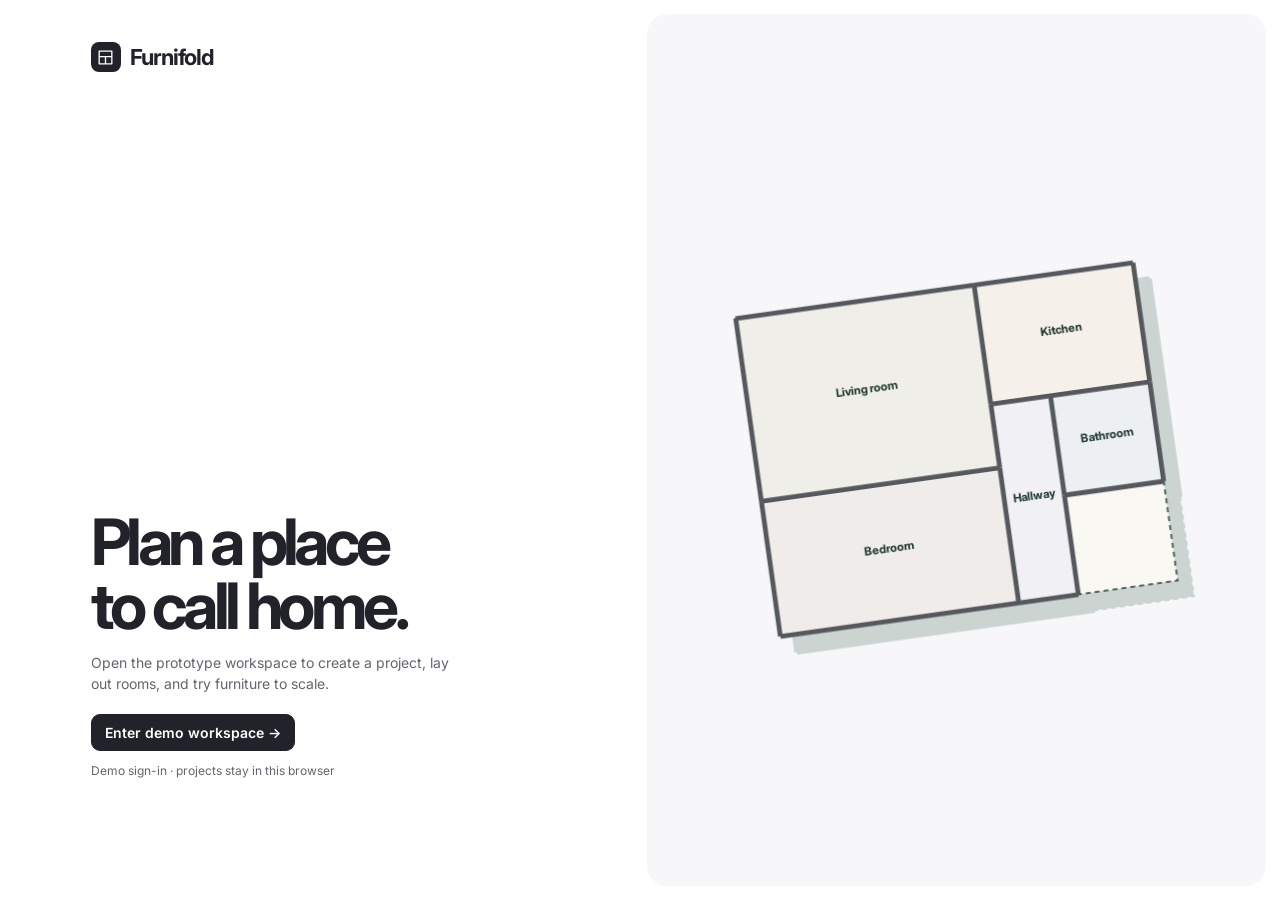
<file: index.html>
<!doctype html>
<html lang="en"><head><meta charset="utf-8"><meta name="viewport" content="width=device-width,initial-scale=1"><title>Furnifold Studio</title><link rel="stylesheet" href="./src/studio.css"></head>
<body><div id="app"></div><dialog id="modal"></dialog><script type="module" src="./src/studio.mjs"></script></body></html>
</file>
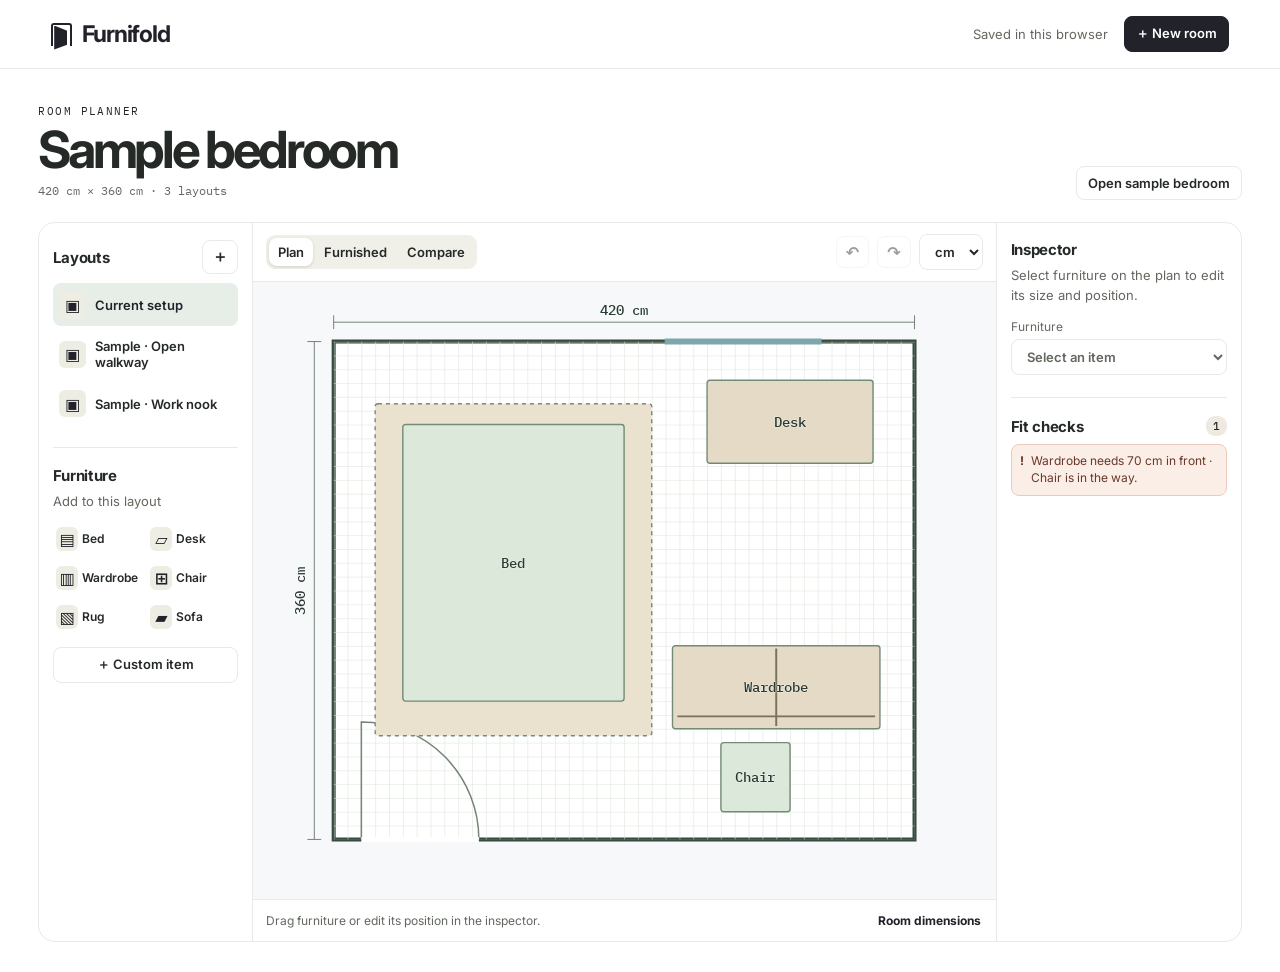
<file: room.html>
<!doctype html>
<html lang="en">
<head>
<meta charset="utf-8">
<meta name="viewport" content="width=device-width, initial-scale=1">
<meta name="theme-color" content="#f6f3ec">
<title>Furnifold · Room planner</title>
<link rel="stylesheet" href="./src/styles.css">
<style>.embedded .top,.embedded .hero,.embedded #edit-room{display:none}.embedded main{padding:0;width:100%}.embedded .studio{border-radius:0;border:0}.embedded #canvas{min-height:360px}</style></head>
<body>
<header class="top">
  <a href="./index.html" class="brand"><span class="mark" aria-hidden="true"></span>Furnifold</a>
  <div class="top-actions"><span id="save" role="status"></span><button id="new-room" class="button primary">＋ New room</button></div>
</header>
<main>
  <div class="hero"><div><div class="eyebrow">ROOM PLANNER</div><h1 id="room-name"></h1><p id="room-details"></p></div><button id="sample" class="button">Open sample bedroom</button></div>
  <section class="studio" aria-label="Room editor">
    <aside class="left panel">
      <div class="section-heading"><h2>Layouts</h2><button id="duplicate" class="icon" aria-label="Duplicate layout" title="Duplicate layout">＋</button></div>
      <div id="layouts"></div>
      <div class="library"><h2>Furniture</h2><p>Add to this layout</p><div id="catalog"></div><button class="button full" id="custom">＋ Custom item</button></div>
    </aside>
    <section class="canvas-panel">
      <div class="toolbar"><div class="segments" aria-label="View"><button data-view="Plan">Plan</button><button data-view="Furnished">Furnished</button><button data-view="Compare">Compare</button></div>
      <div class="tool-actions"><button id="undo" class="icon" title="Undo" aria-label="Undo">↶</button><button id="redo" class="icon" title="Redo" aria-label="Redo">↷</button><label class="sr-only" for="units">Units</label><select id="units"><option value="cm">cm</option><option value="in">in</option></select></div></div>
      <div id="canvas"></div>
      <footer class="canvas-footer"><span id="hint"></span><button id="edit-room" class="link">Room dimensions</button></footer>
    </section>
    <aside class="right panel">
      <div id="inspector"></div>
      <div class="checks"><div class="section-heading"><h2>Fit checks</h2><span id="issue-count"></span></div><div id="checks"></div></div>
    </aside>
  </section>
</main>
<dialog id="dialog"></dialog>
<script type="module" src="./src/editor.mjs"></script>
</body>
</html>
</file>
<file: src/studio.css>
@import url('https://fonts.googleapis.com/css2?family=Inter:wght@400;500;600;700&display=swap');
:root{font-family:Inter,system-ui,sans-serif;background:#fff;color:#202127;--line:#e8e9eb;--green:#194939;--muted:#62646f;--white:#fff}
*{box-sizing:border-box}body{margin:0}button,input,select{font:inherit;color:inherit}button{background:#fff;border:1px solid var(--line);padding:9px 13px;border-radius:9px;cursor:pointer;font-weight:600;font-size:14px}button:hover{background:#f4f4f6}button:focus-visible,input:focus-visible,select:focus-visible{outline:2px solid #437d68;outline-offset:2px}.primary{background:var(--green);color:#fff;border-color:var(--green)}.primary:hover{background:#24614c}.plain{border-color:transparent}.wide{width:100%;margin-top:8px}
.brand{display:flex;gap:9px;align-items:center;color:#1b493b;font-size:22px;font-weight:700;letter-spacing:-.06em;white-space:nowrap}.logo{display:grid;place-items:center;width:31px;height:31px;border-radius:9px;background:#1b493b;color:#f3f6ec;font-size:22px}
h1,h2,p{margin:0}h1{font-size:clamp(32px,5vw,68px);line-height:1;letter-spacing:-.072em}h2{font-size:17px;letter-spacing:-.02em}p,small{color:var(--muted)}p{font-size:14px;line-height:1.5}small{font-size:12px}
.shell{display:grid;grid-template-columns:194px minmax(0,1fr);min-height:100vh}.rail{background:#fff;border-right:1px solid var(--line);padding:18px 13px;display:flex;flex-direction:column;gap:33px}.rail nav{display:grid;gap:6px}.rail nav button{border:0;text-align:left;font-size:14px;display:flex;align-items:center;gap:10px}.rail nav button span{font-size:17px}.active{background:#f0f0f3!important;color:#235642}.account{margin-top:auto;display:flex;align-items:center;gap:6px;border-top:1px solid var(--line);padding-top:12px}.account strong,.account small{display:block;font-size:11px}.avatar{display:grid;place-items:center;background:#f0f0f3;border-radius:50%;width:26px;height:26px;flex:none}.signout{margin-left:auto;border:0;padding:4px 5px}.workspace{min-width:0}.bar{display:flex;align-items:center;gap:10px;border-bottom:1px solid var(--line);background:white;min-height:63px;padding:10px 24px}.grow{flex:1}
.dashboard{max-width:1480px;margin:auto;padding:24px}.dashboard h2{margin:25px 0 12px}.banner{position:relative;isolation:isolate;overflow:hidden;border:1px solid #e8e9eb;border-radius:18px;min-height:265px;padding:34px;display:grid;grid-template-columns:1fr 44%;align-items:center;background:#fff;gap:14px}.banner p,.login p{margin:14px 0 20px;max-width:360px}.banner button{margin:0 7px 7px 0}.banner-art .floor{max-height:235px;filter:drop-shadow(10px 14px 0 #2d645c20);transform:rotate(-8deg) scale(.95)}.cards{display:grid;grid-template-columns:repeat(auto-fill,minmax(175px,1fr));gap:12px}.project-card,.new-card{text-align:left;display:grid;gap:6px;padding:9px;border-radius:13px}.project-card strong,.project-card small{padding:0 4px}.thumb{background:#f5f5f7;display:grid;place-items:center;min-height:130px;border-radius:8px}.thumb .floor{max-height:120px}.new-card{min-height:160px;place-content:center;text-align:center;border-style:dashed}.new-card span{font-size:25px}
.floor-head{padding:22px 24px 15px;display:flex;justify-content:space-between;align-items:center;gap:12px}.floor-head h1{font-size:clamp(27px,4vw,43px);overflow-wrap:anywhere}.floor-head p{margin-top:6px}.workbench{margin:0 16px 18px;border:1px solid var(--line);border-radius:14px;background:white;display:grid;grid-template-columns:155px minmax(0,1fr) 205px;overflow:hidden}.room-list,.properties{padding:13px}.room-list{border-right:1px solid var(--line)}.properties{border-left:1px solid var(--line)}.room-list h2,.properties h2{margin-bottom:10px;overflow-wrap:anywhere}.room-row{display:flex;align-items:center;gap:5px;border:0;width:100%;text-align:left;padding:8px 4px;font-size:12px}.room-row span{flex:1;overflow-wrap:anywhere}.room-row i{width:10px;height:10px;border-radius:3px;flex:none}.room-row small{font-size:10px;white-space:nowrap}.workcanvas{display:grid;grid-template-rows:auto 1fr auto}.workcanvas header,.workcanvas footer{padding:9px;display:flex;align-items:center;justify-content:space-between;gap:6px;flex-wrap:wrap}.workcanvas footer{font-size:12px;color:var(--muted)}.view{display:flex;gap:4px}.view button{font-size:12px;padding:6px 8px}.drawing{background:#fafafa radial-gradient(#d9dadf 1px,transparent 1px) 0 0/16px 16px;min-height:400px;padding:15px;display:grid;place-items:center}.floor{width:100%;height:auto;max-height:57vh;display:block}.boundary{stroke:#50675c;stroke-width:2;stroke-dasharray:5 4;vector-effect:non-scaling-stroke}.room-fill{stroke:#536a5c;stroke-width:2;vector-effect:non-scaling-stroke}.space[data-room]{cursor:grab;touch-action:none}.space.chosen .room-fill{stroke:#187a59;stroke-width:4}.space.invalid{opacity:.5}.space text{fill:#1c372c;font-weight:700;text-anchor:middle;pointer-events:none}.space .room-area{font-weight:500}.furniture{fill:#9daf9f;stroke:#74877c;stroke-width:1;opacity:.8;vector-effect:non-scaling-stroke}dl{margin:13px 0}dt{font-size:12px;color:var(--muted);margin-top:10px}dd{margin:2px 0 0;font-size:15px;font-weight:600}iframe{display:block;width:100%;height:calc(100vh - 70px);border:0}
.login{min-height:100vh;display:grid;grid-template-columns:1fr 1fr;padding:14px;gap:14px}.auth{display:grid;align-content:space-between;padding:28px 6vw 12vh}.auth small{display:block;margin-top:12px}.entry-art{border-radius:20px;background:#f7f7f9;display:grid;place-items:center;padding:6vw}.entry-art .floor{transform:rotate(-8deg);filter:drop-shadow(14px 18px 0 #214c3c35)}
dialog{width:min(440px,94vw);border:1px solid var(--line);border-radius:14px;padding:22px}dialog::backdrop{background:#132d2480}dialog form{display:grid;gap:12px}dialog label{display:grid;gap:4px;font-size:13px}dialog input,dialog select{width:100%;min-width:0;border:1px solid var(--line);border-radius:7px;padding:8px}dialog footer{display:flex;gap:6px;justify-content:end}.pair{display:grid;grid-template-columns:1fr 1fr;gap:8px}.error{color:#a32d24}.error:empty{display:none}
@media(max-width:1050px){.shell{grid-template-columns:147px minmax(0,1fr)}.workbench{grid-template-columns:120px minmax(0,1fr) 165px}.room-list,.properties{padding:10px}}
@media(max-width:760px){.shell{display:block}.rail{flex-direction:row;align-items:center;gap:8px;padding:9px;flex-wrap:wrap}.rail nav{display:flex}.rail nav button{padding:7px}.account{margin:0 0 0 auto;border:0;padding:0}.account div,.avatar{display:none}.workbench{grid-template-columns:1fr 1fr}.workcanvas{grid-column:1/-1;grid-row:1}.drawing{min-height:290px}.properties{border-left:0}.room-list,.properties{border-top:1px solid var(--line)}.dashboard{padding:14px}.banner{padding:20px;grid-template-columns:1fr}.banner-art{display:none}.login{grid-template-columns:1fr;min-height:100vh}.auth{padding:15px;gap:32px}.entry-art{min-height:200px}.entry-art .floor{max-height:32vh}}

.webgl{position:relative;min-height:clamp(390px,59vh,700px);background:#f7f8fa;overflow:hidden}
.webgl canvas{display:block;width:100%;height:100%;position:absolute;inset:0;cursor:grab;touch-action:none;outline-offset:-3px}
.webgl canvas.moving{cursor:grabbing}
#sandbox-status{position:absolute;z-index:1;left:10px;right:10px;bottom:9px;margin:0;width:fit-content;pointer-events:none;border-radius:7px;background:#fffd;border:1px solid var(--line);padding:5px 8px;font-size:12px}
.catalog-tray{border-top:1px solid var(--line);padding:11px}
.catalog-tray h2{margin:0 0 3px}
#sandbox-catalog{display:flex;gap:6px;flex-wrap:wrap;margin-top:8px}
#sandbox-catalog button{display:grid;gap:2px;text-align:left;cursor:grab}
#sandbox-catalog button:active{cursor:grabbing}
#sandbox-catalog small{white-space:nowrap}
@media(max-width:760px){.webgl{min-height:340px}}

:root{--white:#fff;--line:#e7e7ea;--muted:#64646f;--green:#21222a;--surface:#f8f8fa;--active:#ededf1;--focus:#5752bd;color:#21222a;font-family:Inter,system-ui,sans-serif}
button:focus-visible,input:focus-visible,select:focus-visible{outline-color:var(--focus)}
.primary:hover{background:#363743}
.ui-icon{width:19px;height:19px;display:block;flex:none}
.logo{width:30px;height:30px;background:#22232a;color:#fff;border-radius:8px}
.logo .ui-icon{width:19px;height:19px}
.brand{color:#21222a;letter-spacing:-.048em}
.shell{grid-template-columns:215px minmax(0,1fr)}
.rail{background:#fbfbfc;padding:18px 12px;gap:25px}
.rail .brand{margin-left:6px}
.rail nav{display:grid;gap:20px}
.nav-section{display:grid;gap:3px}
.nav-section>small{margin:0 8px 4px;font-weight:600}
.rail nav button{gap:9px;padding:9px 8px;color:#3c3d48;font-weight:500}
.rail nav button span{font-size:13px}
.rail nav button.active,.active{background:var(--active)!important;color:#21222a}
.account .avatar{background:#ededf1}
.signout .ui-icon{width:16px;height:16px}
.with-icon{display:flex;align-items:center;gap:6px}
.with-icon .ui-icon{width:16px;height:16px}
.dashboard{max-width:1280px;padding:46px clamp(18px,4vw,54px)}
.dashboard-intro h1{font-size:clamp(35px,4.5vw,54px);letter-spacing:-.065em}
.dashboard-intro p{margin-top:12px}
.start-grid{display:grid;grid-template-columns:repeat(3,minmax(0,1fr));gap:12px;margin-top:26px}
.start-card{display:grid;grid-template-columns:auto 1fr auto;align-items:center;gap:11px;padding:15px;text-align:left;min-height:90px;border-radius:13px}
.start-icon{display:grid;place-items:center;width:38px;height:38px;border-radius:9px;background:#f2f2f5;color:#272834}
.start-card strong,.start-card small{display:block}
.start-card small{margin-top:5px;line-height:1.4}
.start-card>.ui-icon{width:15px;height:15px;color:#666776}
.gallery-head{margin:37px 0 13px}
.dashboard .gallery-head h2{margin:0}
.new-card{justify-items:center;color:#484955}
.thumb{background:#f5f5f7}
.workbench{grid-template-columns:180px minmax(0,1fr) 210px}
.room-tools{padding-bottom:16px;border-bottom:1px solid var(--line);margin-bottom:15px}
.room-tools p{font-size:12px}
.room-tiles{display:grid;grid-template-columns:repeat(2,minmax(0,1fr));gap:6px;margin-top:10px}
.room-tile{min-height:67px;padding:6px 2px;display:grid;place-items:center;align-content:center;gap:5px;font-size:10px;cursor:grab;line-height:1.2}
.room-tile:active{cursor:grabbing}
.room-tile .ui-icon{width:21px;height:21px}
.space.tracing .room-fill{fill-opacity:.28}
@media(max-width:1150px){.shell{grid-template-columns:170px minmax(0,1fr)}.workbench{grid-template-columns:145px minmax(0,1fr) 165px}.start-card{gap:8px;padding:10px}.start-card>.ui-icon{display:none}}
@media(max-width:880px){.start-grid{grid-template-columns:1fr}.start-card{min-height:64px}}
@media(max-width:760px){.rail{gap:8px}.rail nav{display:flex;flex-wrap:wrap;gap:4px}.nav-section{display:flex;gap:3px}.nav-section>small{display:none}.rail nav button{padding:6px}.rail .brand{margin:0}.workbench{grid-template-columns:1fr 1fr}.dashboard{padding:27px 15px}.room-tools p{max-width:190px}}

/* Structure is drawn once above room fills, independent of room selection. */
.room-fill{stroke:none}.space.chosen .room-fill{stroke:#187a59;stroke-width:3;stroke-dasharray:5 4}
.structural-wall{stroke:#55585c;stroke-width:120;pointer-events:none}
.plan-opening{cursor:pointer}.plan-opening:focus{outline:none;filter:drop-shadow(0 0 45px #5752bd)}
.structure-panel{border-top:1px solid var(--line);margin-top:18px;padding-top:16px}.structure-panel p{font-size:12px;margin:8px 0}
.plan-opening{pointer-events:bounding-box}
</file>
<file: src/styles.css>
@import url('https://fonts.googleapis.com/css2?family=IBM+Plex+Mono:wght@400;500&family=Inter:wght@400;500;600;700&display=swap');
:root {
  font-family: Inter, system-ui, sans-serif;
  color: #252a27;
  background: #fff;
  --paper:#fff; --line:#e8e9eb; --green:#21222a; --muted:#62685f;
  --mono:'IBM Plex Mono', ui-monospace, monospace;
}
* { box-sizing:border-box; }
body { margin:0; }
button,input,select { font:inherit; color:inherit; }
button { cursor:pointer; }
button:disabled { opacity:.45; cursor:default; }
button:focus-visible, a:focus-visible, input:focus-visible, select:focus-visible { outline:2px solid #498579; outline-offset:3px; }
a { color:inherit; text-decoration:none; }
.top { display:flex; justify-content:space-between; align-items:center; gap:16px; padding:16px max(4vw,20px); border-bottom:1px solid var(--line); background:var(--paper); }
.brand { display:flex; align-items:center; gap:10px; font-weight:700; font-size:23px; letter-spacing:-.05em; color:var(--green); }
.mark { width:21px; height:23px; border:2px solid currentColor; border-bottom:0; border-radius:3px 3px 0 0; position:relative; }
.mark:after { content:''; position:absolute; inset:1px 3px -4px 1px; background:currentColor; clip-path:polygon(0 0, 100% 22%, 100% 80%, 0 100%); }
.top-actions,.tool-actions,.item-actions,.dialog-actions { display:flex; align-items:center; gap:8px; }
#save { font-size:13px; color:var(--muted); margin-right:8px; }
main { width:min(1536px, 94%); margin:auto; padding:35px 0 30px; }
.hero { display:flex; justify-content:space-between; align-items:end; gap:14px; margin-bottom:22px; }
.eyebrow { font-family:var(--mono); color:var(--green); font-size:11px; letter-spacing:.13em; }
h1 { margin:6px 0 5px; font-size:clamp(33px,4vw,56px); letter-spacing:-.065em; line-height:1; overflow-wrap:anywhere; }
h2 { margin:0; font-size:15px; letter-spacing:-.02em; }
h3 { margin:16px 0 12px; font-size:17px; overflow-wrap:anywhere; }
p { margin:7px 0 0; font-size:13px; color:var(--muted); line-height:1.5; }
#room-details { font-family:var(--mono); font-size:12px; }
.studio { display:grid; grid-template-columns:214px minmax(0,1fr) 245px; background:var(--paper); border:1px solid var(--line); border-radius:17px; overflow:hidden; }
.panel { padding:17px 14px; }
.left { border-right:1px solid var(--line); }
.right { border-left:1px solid var(--line); }
.section-heading,.toolbar,.canvas-footer { display:flex; align-items:center; justify-content:space-between; gap:8px; }
.button,.icon,.segments button,select { border:1px solid var(--line); border-radius:8px; background:var(--paper); padding:8px 11px; font-size:13px; font-weight:600; }
.button:not(:disabled):hover,.icon:not(:disabled):hover { background:#efeee7; }
.button.primary { background:var(--green); color:#fff; border-color:var(--green); }
.button.primary:hover { background:#363743; }
.full { width:100%; }
.icon { padding:5px 9px; font-size:16px; }
#layouts { display:grid; gap:4px; margin-top:9px; }
.layout,#catalog button { display:flex; align-items:center; gap:9px; text-align:left; background:transparent; border:0; padding:8px 6px; border-radius:8px; font-size:13px; font-weight:600; overflow-wrap:anywhere; }
.layout:hover,#catalog button:hover { background:#f3f2eb; }
.layout[aria-pressed=true] { background:#e6eee7; color:var(--green); }
.layout-icon,#catalog span { display:grid; place-items:center; flex:none; width:27px; height:27px; border-radius:6px; background:#eeede4; color:var(--green); font-size:16px; }
.library,.checks { margin-top:22px; padding-top:18px; border-top:1px solid var(--line); }
#catalog { display:grid; grid-template-columns:1fr 1fr; gap:3px; margin:9px 0 12px; }
#catalog button { padding:6px 3px; gap:4px; font-size:12px; }
#catalog span { width:22px; height:24px; }
.canvas-panel { min-width:0; display:flex; flex-direction:column; }
.toolbar,.canvas-footer { padding:11px 13px; }
.toolbar { border-bottom:1px solid var(--line); flex-wrap:wrap; }
.segments { display:flex; gap:2px; padding:3px; border-radius:9px; background:#f0efe8; }
.segments button { border:0; background:transparent; padding:6px 9px; }
.segments button[aria-pressed=true] { background:white; box-shadow:0 1px 3px #20312626; }
#canvas { background:#f7f8fa; flex:1; min-height:clamp(350px,59vh,740px); display:grid; place-items:center; padding:16px; }
.scene { display:block; width:100%; max-height:65vh; overflow:hidden; touch-action:none; }
.room { fill:#fff; stroke:#364a40; stroke-width:4px; vector-effect:non-scaling-stroke; }
pattern path { fill:none; stroke:#dce3d8; stroke-width:8; }
.dimension,.door,.window,.opening { fill:none; stroke:#748476; stroke-width:1px; vector-effect:non-scaling-stroke; }
.door { stroke-width:1.5px; }
.window { stroke:#7da7ab; stroke-width:6px; }
.opening { stroke:#fff; stroke-width:5px; }
.dim-label,.piece text { font:500 100px var(--mono); fill:#293b32; text-anchor:middle; paint-order:stroke; stroke:#fff8; stroke-width:7; }
.piece text { dominant-baseline:central; pointer-events:none; }
.piece[data-piece] { cursor:grab; }
.piece rect { stroke:#728b77; stroke-width:1.4px; vector-effect:non-scaling-stroke; fill:#dce8da; }
.piece.storage rect,.piece.desk rect { fill:#e4dac6; }
.piece.rug rect { fill:#eae2ce; stroke-dasharray:4px 4px; }
.piece.selected rect { stroke:#176854; stroke-width:2.5px; }
.piece .linen { fill:#fff8e9; stroke:none; }
.join { fill:none; stroke:#797258; stroke-width:14; }
.furnished .room { fill:#e3cfb2; }
.furnished pattern path { stroke:#d8c19f; }
.furnished .bed rect:first-child { fill:#a5ae95; }
.furnished .chair rect,.furnished .sofa rect { fill:#acbda7; }
.furnished .storage rect,.furnished .desk rect { fill:#ba9472; }
.furnished .rug rect { fill:#f0e7d3; }
.zone { fill:#d78c7277; stroke:#963e24; stroke-width:18; stroke-dasharray:45 30; }
.canvas-footer { border-top:1px solid var(--line); color:var(--muted); font-size:12px; }
.link { background:none; border:0; padding:2px; color:var(--green); font-weight:700; }
.fields { display:grid; grid-template-columns:1fr 1fr; gap:8px; }
label { display:grid; gap:5px; color:var(--muted); font-size:12px; }
label input:not([type=checkbox]) { width:100%; min-width:0; border:1px solid var(--line); border-radius:7px; padding:7px; background:white; }
.toggle { display:flex; align-items:center; gap:6px; margin-top:9px; }
.toggle input { accent-color:var(--green); }
.item-actions { margin-top:12px; flex-wrap:wrap; }
.remove { color:#853c2b; }
.picker { margin-top:14px; }
#issue-count { font:500 11px var(--mono); padding:3px 7px; border-radius:9px; background:#eeeae1; }
.warning { display:flex; gap:7px; align-items:start; text-align:left; width:100%; border:1px solid #efcabc; background:#faeee7; color:#6b3828; padding:8px; border-radius:8px; margin-top:8px; font-size:12px; line-height:1.4; }
.warning:hover { background:#f5dfd3; }
.warning span { font-weight:700; }
.clear { color:var(--green); }
.compare { width:100%; display:grid; grid-template-columns:repeat(2,minmax(0,1fr)); gap:10px; }
.comparison { padding:9px; border:1px solid var(--line); border-radius:9px; background:var(--paper); }
.comparison strong,.comparison select { display:block; min-height:36px; margin-bottom:6px; max-width:100%; }
.empty { text-align:center; padding:22px; }
.empty button { margin-top:12px; }
dialog { width:min(420px,92vw); border:1px solid var(--line); border-radius:14px; padding:21px; background:var(--paper); color:inherit; }
dialog::backdrop { background:#142b2677; }
dialog form { display:grid; gap:12px; }
dialog h2 { font-size:21px; }
.dialog-actions { justify-content:end; }
[role=alert]:empty { display:none; }
.sr-only { position:absolute; width:1px; height:1px; overflow:hidden; clip-path:inset(50%); }
@media (max-width:1040px) {
  .studio { grid-template-columns:165px minmax(0,1fr) 200px; }
  #catalog { grid-template-columns:1fr; }
}
@media (max-width:780px) {
  .studio { grid-template-columns:minmax(0,1fr) minmax(0,1fr); }
  .canvas-panel { grid-column:1/-1; grid-row:1; border-bottom:1px solid var(--line); }
  .right { border:0; }
  #canvas { min-height:310px; }
  #catalog { grid-template-columns:repeat(auto-fit,minmax(65px,1fr)); }
}
@media (max-width:440px) {
  .hero { align-items:start; flex-direction:column; }
  main { padding-top:22px; }
  .top { padding:12px; }
  #save { max-width:80px; font-size:11px; }
  #canvas { padding:6px; min-height:265px; }
  .panel { padding:12px 9px; }
  .canvas-footer { align-items:start; }
}
</file>
